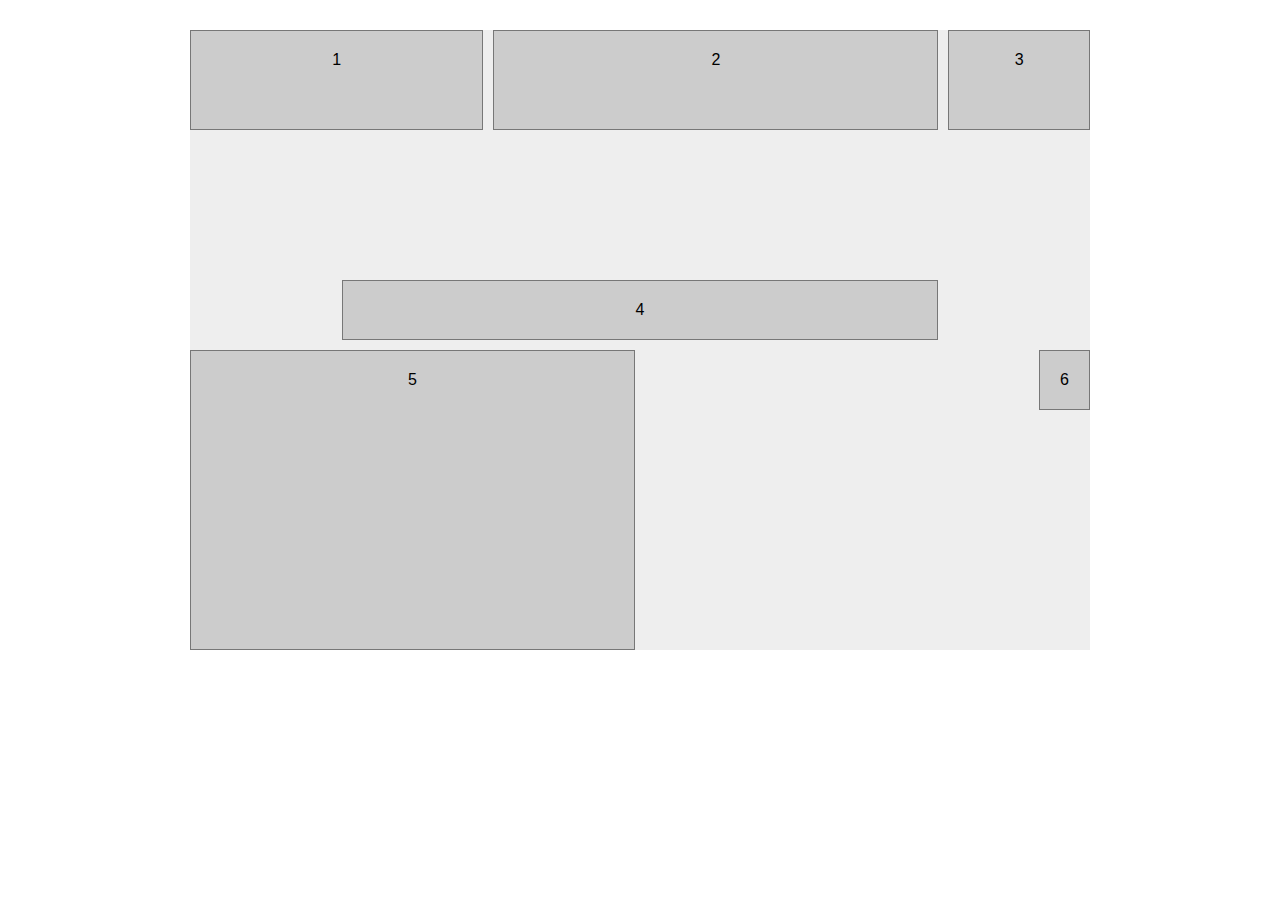
<file: 1-basic/index.html>
<!DOCTYPE html>
<html lang="en">
<head>
    <meta charset="UTF-8">
    <meta name="viewport" content="width=device-width, initial-scale=1.0">
    <link rel="stylesheet" href="style.css">
    <title>Document</title>
</head>
<body>
    <div class="grid-container">
        <div>1</div>
        <div>2</div>
        <div>3</div>
        <div>4</div>
        <div>5</div>
        <div>6</div>
    </div>
</body>
</html>
</file>
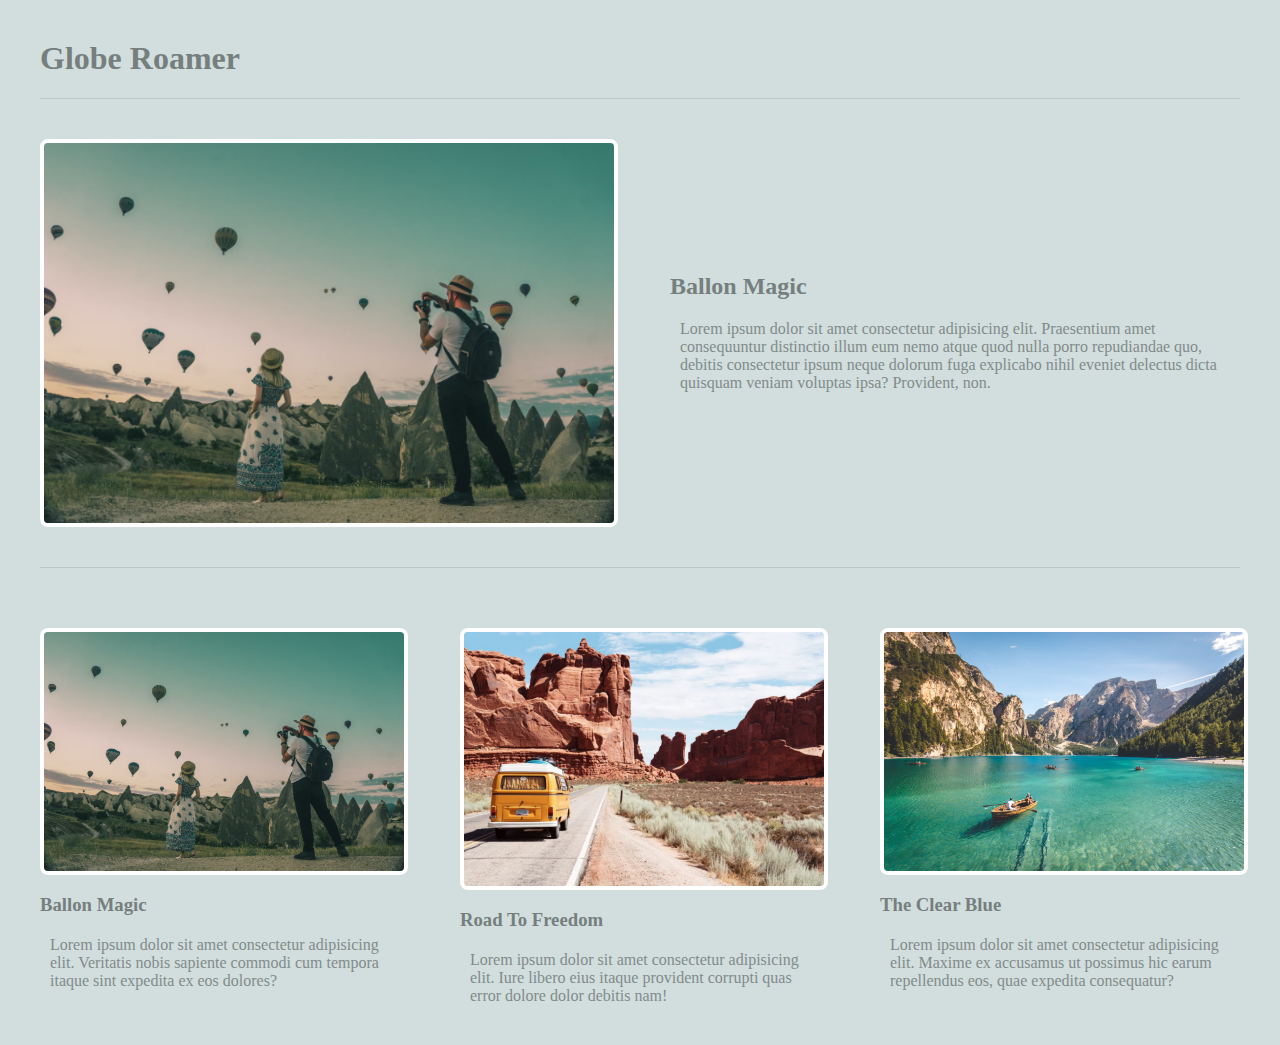
<file: 2 - multi-column/index.html>
<html lang="en">
  <head>
    <meta charset="UTF-8" />
    <meta http-equiv="X-UA-Compatible" content="IE=edge" />
    <meta name="viewport" content="width=device-width, initial-scale=1.0" />
    <title>Multi Column Blog Layout</title>
    <link rel="stylesheet" href="styles.css" />
  </head>
  <body>
    <header>
      <h1>Globe Roamer</h1>
    </header>
    <main class="grid-container">
      <article class="featured">
        <img src="./img/1.png" alt="feutured image" />
        <div>
          <h2>Ballon Magic</h2>
          <p>
            Lorem ipsum dolor sit amet consectetur adipisicing elit. Praesentium
            amet consequuntur distinctio illum eum nemo atque quod nulla porro
            repudiandae quo, debitis consectetur ipsum neque dolorum fuga
            explicabo nihil eveniet delectus dicta quisquam veniam voluptas
            ipsa? Provident, non.
          </p>
        </div>
      </article>
      <article>
        <img src="./img/1.png" alt="" />
        <div>
          <h3>Ballon Magic</h3>
          <p>
            Lorem ipsum dolor sit amet consectetur adipisicing elit. Veritatis
            nobis sapiente commodi cum tempora itaque sint expedita ex eos
            dolores?
          </p>
        </div>
      </article>
      <article>
        <img src="./img/2.png" alt="" />
        <h3>Road To Freedom</h3>
        <p>
          Lorem ipsum dolor sit amet consectetur adipisicing elit. Iure libero
          eius itaque provident corrupti quas error dolore dolor debitis nam!
        </p>
      </article>
      <article>
        <img src="./img/3.png" alt="" />
        <h3>The Clear Blue</h3>
        <p>
          Lorem ipsum dolor sit amet consectetur adipisicing elit. Maxime ex
          accusamus ut possimus hic earum repellendus eos, quae expedita
          consequatur?
        </p>
      </article>
    </main>
  </body>
</html>
</file>
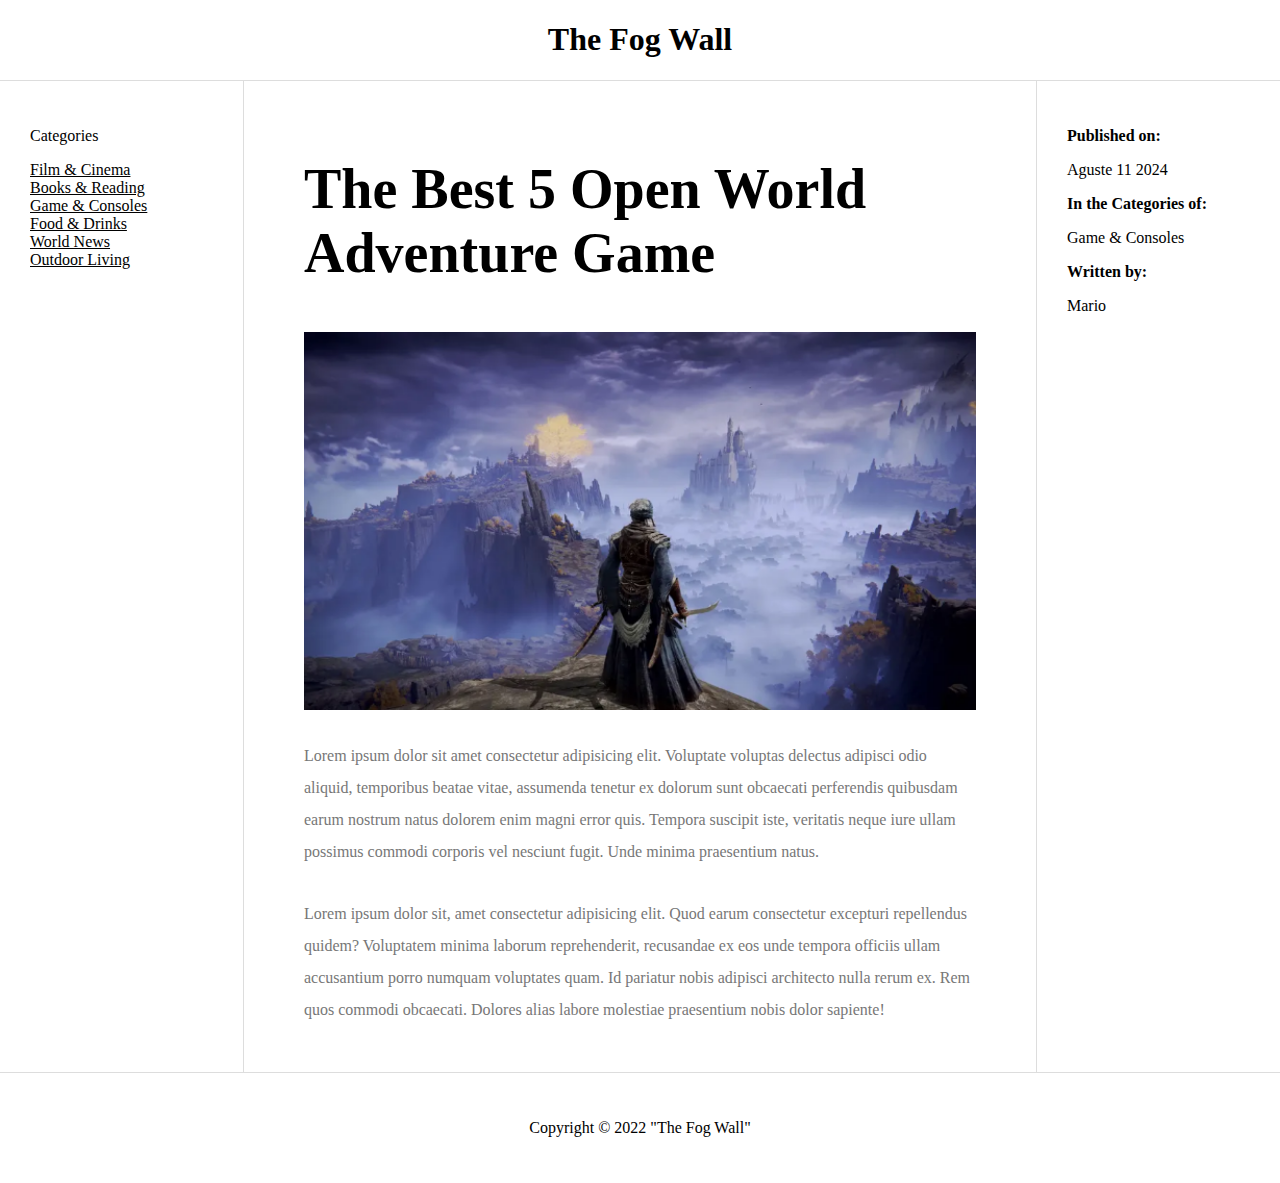
<file: 3 - holy-grail/index.html>
<html lang="en">
  <head>
    <meta charset="UTF-8" />
    <meta http-equiv="X-UA-Compatible" content="IE=edge" />
    <meta name="viewport" content="width=device-width, initial-scale=1.0" />
    <title>Holy Grail Layout</title>
    <link rel="stylesheet" href="styles.css" />
  </head>
  <body>
    <div class="grid-container">
      <header>
        <h1>The Fog Wall</h1>
      </header>
      <nav>
        <p>Categories</p>
        <li>Film & Cinema</li>
        <li>Books & Reading</li>
        <li>Game & Consoles</li>
        <li>Food & Drinks</li>
        <li>World News</li>
        <li>Outdoor Living</li>
      </nav>
      <article>
        <h2>The Best 5 Open World Adventure Game</h2>
        <img src="img/banner.png" alt="article banner" />
        <p>
          Lorem ipsum dolor sit amet consectetur adipisicing elit. Voluptate
          voluptas delectus adipisci odio aliquid, temporibus beatae vitae,
          assumenda tenetur ex dolorum sunt obcaecati perferendis quibusdam
          earum nostrum natus dolorem enim magni error quis. Tempora suscipit
          iste, veritatis neque iure ullam possimus commodi corporis vel
          nesciunt fugit. Unde minima praesentium natus.
        </p>
        <p>
          Lorem ipsum dolor sit, amet consectetur adipisicing elit. Quod earum
          consectetur excepturi repellendus quidem? Voluptatem minima laborum
          reprehenderit, recusandae ex eos unde tempora officiis ullam
          accusantium porro numquam voluptates quam. Id pariatur nobis adipisci
          architecto nulla rerum ex. Rem quos commodi obcaecati. Dolores alias
          labore molestiae praesentium nobis dolor sapiente!
        </p>
      </article>
      <aside>
        <ul>
          <li>
            <p><strong>Published on:</strong></p>
            <p>Aguste 11 2024</p>
          </li>
        </ul>
        <ul>
          <li>
            <p><strong>In the Categories of:</strong></p>
            <p>Game & Consoles</p>
          </li>
        </ul>
        <ul>
          <li>
            <p><strong>Written by:</strong></p>
            <p>Mario</p>
          </li>
        </ul>
      </aside>
      <footer>
        <p>Copyright &copy; 2022 "The Fog Wall"</p>
      </footer>
    </div>
  </body>
</html>
</file>
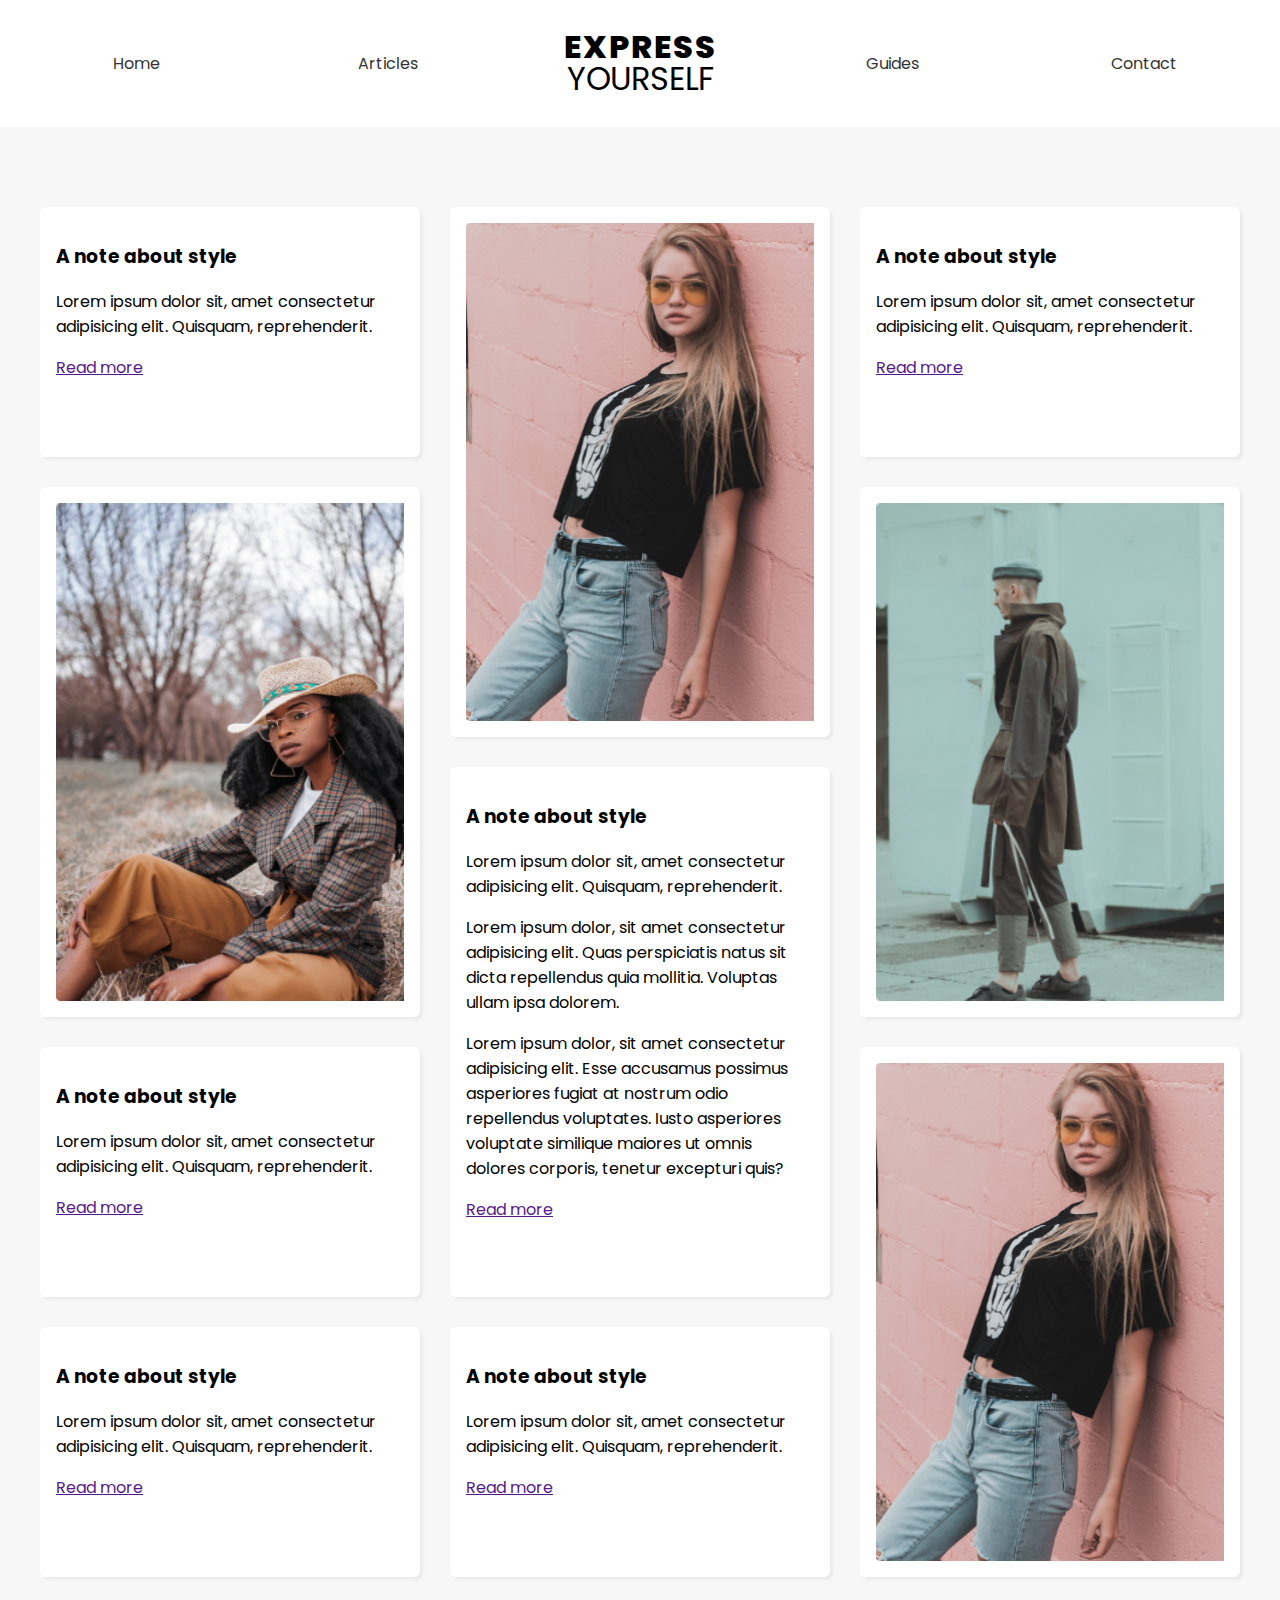
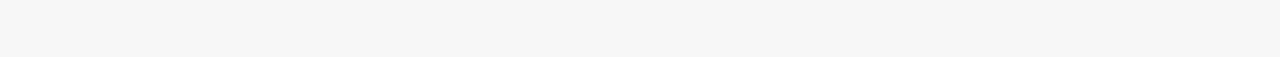
<file: 4 - masonry/index.html>
<html lang="en">
<head>
  <meta charset="UTF-8">
  <meta http-equiv="X-UA-Compatible" content="IE=edge">
  <meta name="viewport" content="width=device-width, initial-scale=1.0">
  <link rel="stylesheet" href="styles.css">
  <title>Masonry Style Layout</title>
</head>
<body>
  <header>
    <nav>
      <a href="/">Home</a>
      <a href="/">Articles</a>
      <h1>
        <div>Express</div>
        <div>Yourself</div>
      </h1>
      <a href="/">Guides</a>
      <a href="/">Contact</a>
    </nav>
  </header>
  <main>
    <div class="short">
      <h3>A note about style</h3>
      <p>Lorem ipsum dolor sit, amet consectetur adipisicing elit. Quisquam, reprehenderit.</p>
      <a href="">Read more</a>
    </div>
    <div class="tall">
      <img src="img/1.png" alt="model">
    </div>
    <div class="short">
      <h3>A note about style</h3>
      <p>Lorem ipsum dolor sit, amet consectetur adipisicing elit. Quisquam, reprehenderit.</p>
      <a href="">Read more</a>
    </div>
    <div class="tall">
      <img src="img/2.png" alt="model">
    </div>
    <div class="tall">
      <img src="img/3.png" alt="model">
    </div>
    <div class="tall">
      <h3>A note about style</h3>
      <p>Lorem ipsum dolor sit, amet consectetur adipisicing elit. Quisquam, reprehenderit.</p>
      <p>Lorem ipsum dolor, sit amet consectetur adipisicing elit. Quas perspiciatis natus sit dicta repellendus quia mollitia. Voluptas ullam ipsa dolorem.</p>
      <p>Lorem ipsum dolor, sit amet consectetur adipisicing elit. Esse accusamus possimus asperiores fugiat at nostrum odio repellendus voluptates. Iusto asperiores voluptate similique maiores ut omnis dolores corporis, tenetur excepturi quis?</p>
      <a href="">Read more</a>
    </div>
    <div class="short">
      <h3>A note about style</h3>
      <p>Lorem ipsum dolor sit, amet consectetur adipisicing elit. Quisquam, reprehenderit.</p>
      <a href="">Read more</a>
    </div>
    <div class="tall">
      <img src="img/1.png" alt="model">
    </div>
    <div class="short">
      <h3>A note about style</h3>
      <p>Lorem ipsum dolor sit, amet consectetur adipisicing elit. Quisquam, reprehenderit.</p>
      <a href="">Read more</a>
    </div>
    <div class="short">
      <h3>A note about style</h3>
      <p>Lorem ipsum dolor sit, amet consectetur adipisicing elit. Quisquam, reprehenderit.</p>
      <a href="">Read more</a>
    </div>
  </main>
</body>
</html>
</file>
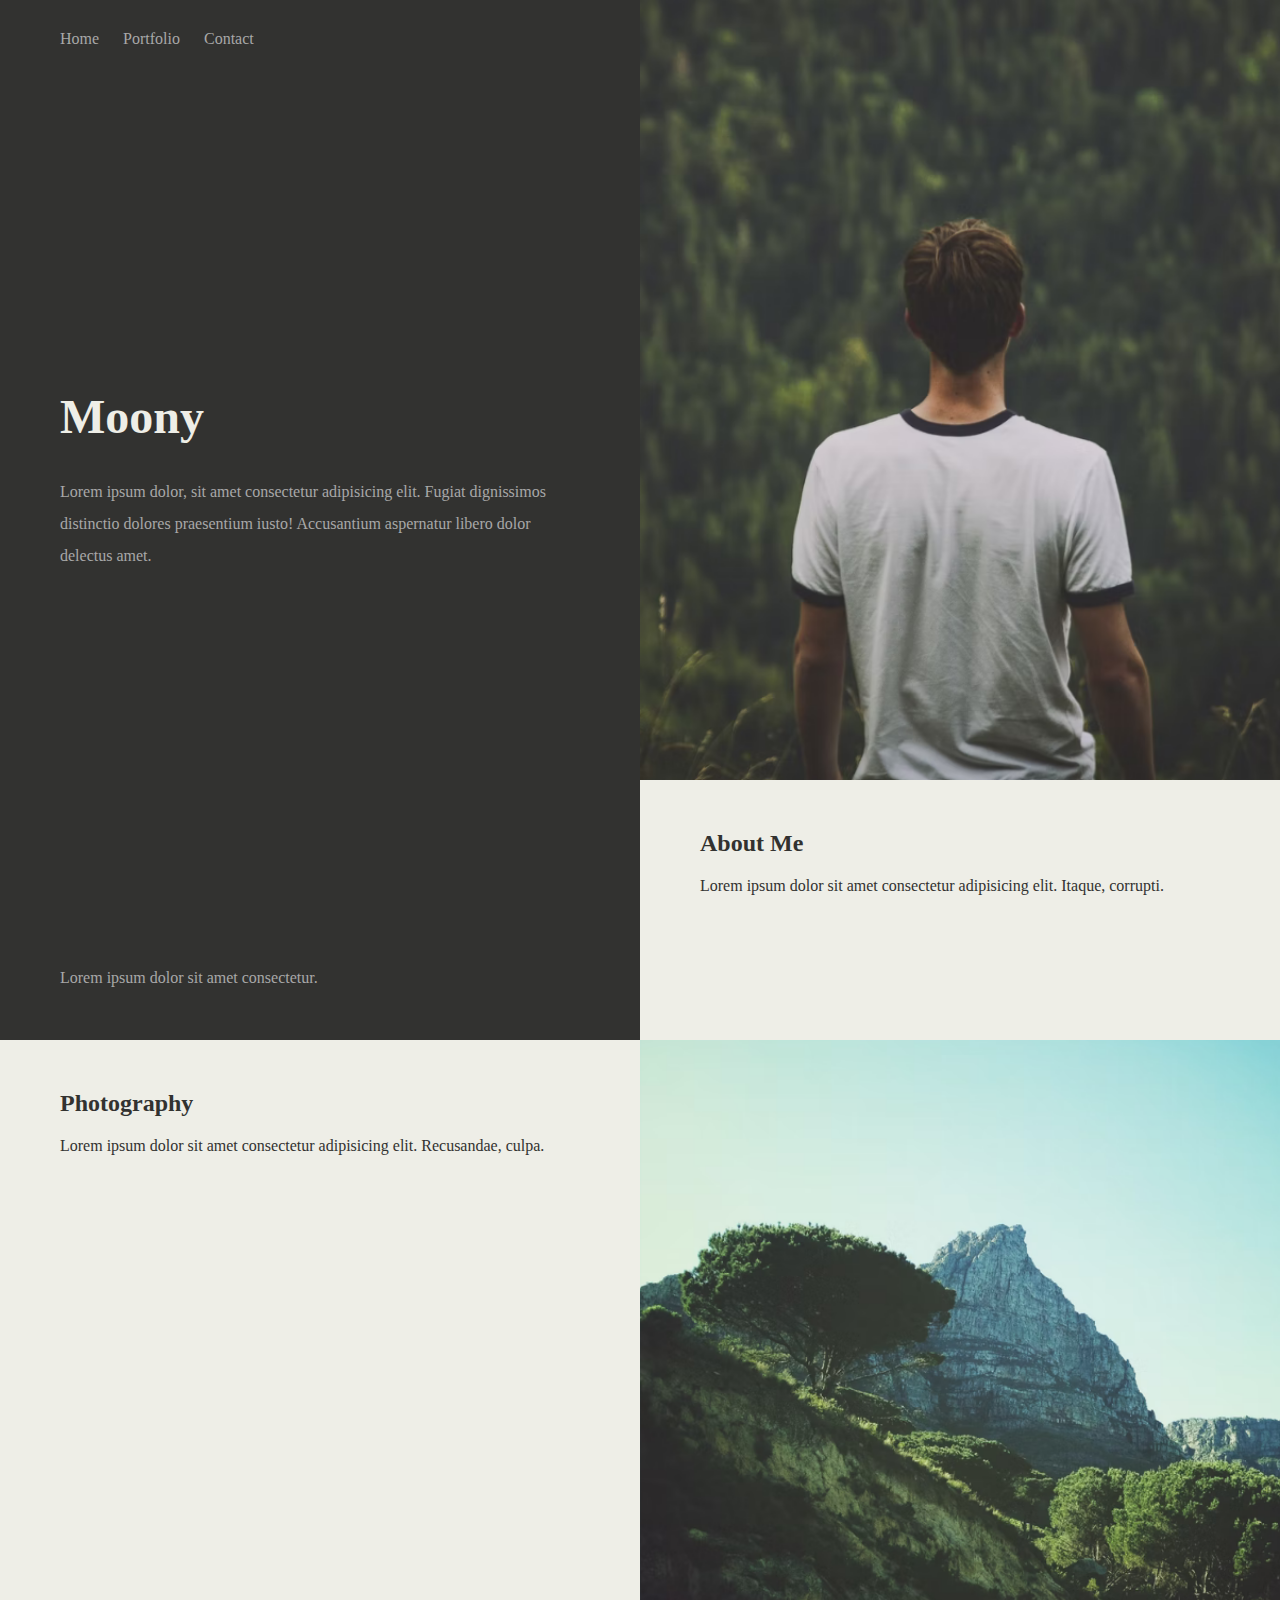
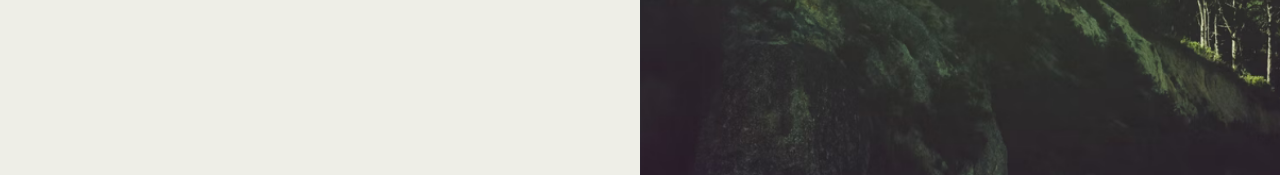
<file: 5 - portfolio/index.html>
<html lang="en">
<head>
  <meta charset="UTF-8">
  <meta http-equiv="X-UA-Compatible" content="IE=edge">
  <meta name="viewport" content="width=device-width, initial-scale=1.0">
  <title>Portfolio Full-Screen Layout</title>
  <link rel="stylesheet" href="styles.css">
</head>
<body>
  <main>
    <div class="panel welcome">
      <nav>
        <a href="">Home</a>
        <a href="">Portfolio</a>
        <a href="">Contact</a>
      </nav>
      <div>
        <h1>Moony</h1>
        <p>Lorem ipsum dolor, sit amet consectetur adipisicing elit. Fugiat dignissimos distinctio dolores praesentium iusto! Accusantium aspernatur libero dolor delectus amet.</p>
      </div>
      <footer>
        <p>Lorem ipsum dolor sit amet consectetur.</p>
      </footer>
    </div>
    <div class="panel about">
      <img src="img/1.png" alt="main pic">
      <div class="text">
        <h2>About Me</h2>
        <p>Lorem ipsum dolor sit amet consectetur adipisicing elit. Itaque, corrupti.</p>
      </div>
    </div>
    <div class="panel photos">
      <div class="text">
        <h2>Photography</h2>
        <p>Lorem ipsum dolor sit amet consectetur adipisicing elit. Recusandae, culpa.</p>
      </div>
      <img src="img/2.png" alt="landscape pic">
    </div>
  </main>
</body>
</html>
</file>
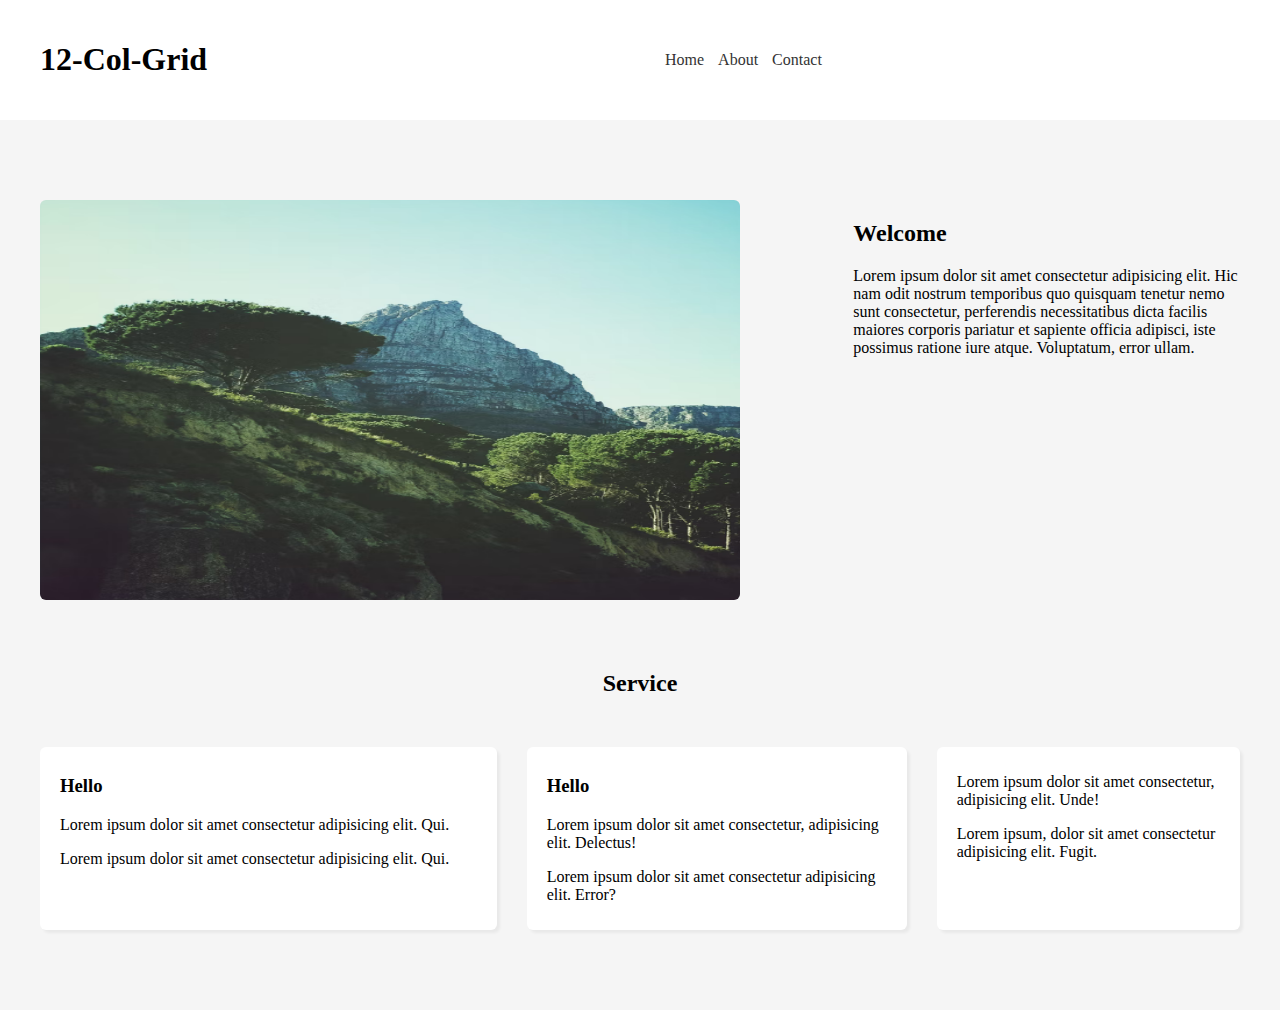
<file: 6 - twelve-col/index.html>
<html lang="en">
  <head>
    <meta charset="UTF-8" />
    <meta http-equiv="X-UA-Compatible" content="IE=edge" />
    <meta name="viewport" content="width=device-width, initial-scale=1.0" />
    <title>12-Column Grid</title>
    <link rel="stylesheet" href="styles.css" />
  </head>
  <body>
    <header class="grid">
      <h1>12-Col-Grid</h1>
      <nav>
        <a href="">Home</a>
        <a href="">About</a>
        <a href="">Contact</a>
      </nav>
    </header>
    <main class="grid">
      <img src="../5 - portfolio/img/2.png" alt="" />
      <div class="welcome">
        <h2>Welcome</h2>
        <p>
          Lorem ipsum dolor sit amet consectetur adipisicing elit. Hic nam odit
          nostrum temporibus quo quisquam tenetur nemo sunt consectetur,
          perferendis necessitatibus dicta facilis maiores corporis pariatur et
          sapiente officia adipisci, iste possimus ratione iure atque.
          Voluptatum, error ullam.
        </p>
      </div>
      <h2>Service</h2>
      <div class="card">
        <h3>Hello</h3>
        <p>Lorem ipsum dolor sit amet consectetur adipisicing elit. Qui.</p>
        <p>Lorem ipsum dolor sit amet consectetur adipisicing elit. Qui.</p>
      </div>
      <div class="card">
        <h3>Hello</h3>
        <p>Lorem ipsum dolor sit amet consectetur, adipisicing elit. Delectus!</p>
        <p>Lorem ipsum dolor sit amet consectetur adipisicing elit. Error?</p>
      </div>
      <div class="card">
        <p>Lorem ipsum dolor sit amet consectetur, adipisicing elit. Unde!</p>
        <p>Lorem ipsum, dolor sit amet consectetur adipisicing elit. Fugit.</p>
      </div>
    </main>
  </body>
</html>
</file>
<file: 1-basic/style.css>
body{
    margin: 30px;
    font-family: 'Poppins', sans-serif;
}

.grid-container{
    background: #eee;
    max-width: 900px;
    margin: 0 auto;
    display: grid;
    grid-template-columns: repeat(6, 1fr);
    grid-template-rows: 100px 200px 300px;
    gap: 10px;
    justify-items: stretch;
    align-items: stretch;
}

.grid-container div{
    background-color: #ccc;
    text-align: center;
    padding: 20px;
    border: 1px solid #777;
    
}

.grid-container > div:nth-child(1){
    grid-column: 1/3;
}

.grid-container > div:nth-child(2){
    grid-column: span 3;
}

.grid-container > div:nth-child(3){
    grid-column: span 1;
}

.grid-container > div:nth-child(4){
    grid-column: 2/6;
    align-self: end;
}

.grid-container > div:nth-child(5){
    grid-column: span 3;
}

.grid-container > div:nth-child(6){
    grid-column: span 3;
    justify-self: end;
    align-self: start;
}
</file>
<file: 2 - multi-column/styles.css>
body {
  margin: 20px;
  font-family: "Poppins";
  background: #d1dedd;
}
ul, li {
  padding: 0;
  list-style-type: none;
}
h1,h2,h3 {
  color: #767f7e;
}
p {
  color: #828b8a;
}

header {
  max-width: 1200px;
  margin: 40px auto;
  border-bottom: 1px solid #bbc7c7;
}
.grid-container {
  display: grid;
  grid-template-columns: 1fr 1fr 1fr;
  gap: 60px;
  max-width: 1200px;
  margin: 20px auto;
}
article.featured {
  grid-column: span 3;
  display: grid;
  grid-template-columns: 1fr 1fr;
  gap: 60px;
  align-items: center;
  border-bottom: 1px solid #bbc7c7;
  padding-bottom: 40px;
}
article img, article.featured img {
  width: 100%;
  border: 4px solid #fff;
  border-radius: 8px;
}
article p, .article h3 {
  margin: 20px 10px;
}

.featured{
  font-family: 'Luckiest Guy';
}

/* responsive */
@media screen and (max-width: 980px) {
  article {
    grid-column: span 3;
    display: grid;
    grid-template-columns: 1fr 1fr;
    gap: 60px;
    align-items: center;
  }
}

@media screen and (max-width: 760px) {
  article, article.featured {
    display: block;
    margin: 0 20px;
  }
}
</file>
<file: 3 - holy-grail/styles.css>
body {
  margin: 0;
  font-family: "Poppins";
}
ul, li {
  padding: 0;
  list-style-type: none;
}

.grid-container{
  display: grid;
  grid-template-columns: 1fr 3fr 1fr;
  column-gap: 30px;
}

header{
  grid-column: span 3;
  text-align: center;
  border-bottom: 1px solid #ddd;
}

nav{
  padding: 30px;
  border-right: 1px solid #ddd;
}

nav li {
  text-decoration: underline;
}

article{
  padding: 30px;
}

article h2 {
  font-size: 3.5rem;
  max-width: 800px;
}

article img {
  width: 100%;
}

article p{
  margin-top: 30px;
  line-height: 2em;
  color: #777;
}

aside{
  padding: 30px;
  border-left: 1px solid #ddd;
}

footer{
  grid-column: span 3;
  text-align: center;
  border-top: 1px solid #ddd;
  padding: 30px;
}

/* Responsive */

@media screen and (max-width: 1200px){
  nav{
    grid-column: span 3;
    border-right: 0;
    border-bottom: 1px solid #ddd;
  }

  nav li{
    display: inline-block;
    margin-right: 10px;
  }

  article{
    grid-column: span 2;
  }

  aside{
    padding: 16px;
  }
}

@media screen and (max-width: 980px){
  nav,article,aside{
    grid-column: span 3;
  }

  aside{
    border-left: 0;
    border-top: 1px solid #ddd;
  }

  article h2{
    font-size: 2.5em;
  }
}
</file>
<file: 4 - masonry/styles.css>
@import url("https://fonts.googleapis.com/css2?family=Poppins:wght@200;400;500;600;800&family=VT323&display=swap");

body {
  margin: 0;
  font-family: "Poppins";
  background: #f7f7f7;
}

header {
  background: #fff;
  padding: 10px;
}

nav {
  max-width: 1400px;
  margin: 0 auto;
  display: grid;
  grid-template-columns: repeat(5, 1fr);
  text-align: center;
  align-items: center;
}

nav a {
  text-decoration: none;
  color: #333;
}

nav h1 {
  text-transform: uppercase;
  line-height: 1em;
}

nav h1 div:first-child {
  font-weight: 800;
  letter-spacing: 1.5px;
}

nav h1 div:last-child {
  font-weight: 400;
}

main {
  max-width: 1200;
  margin: 60px auto;
  padding: 20px;
  display: grid;
  grid-template-columns: 1fr 1fr 1fr;
  grid-auto-rows: 250px;
  gap: 30px;
}

main div {
  overflow: hidden;
  background-color: #fff;
  border-radius: 6px;
  border: 16px solid #fff;
  box-shadow: 3px 3px 3px rgba(0, 0, 0, 0.05);
}

main img {
  min-width: 100%;
  height: 100%;
}

main .short {
  grid-row: span 1;
}

main .tall {
  grid-row: span 2;
}

/* Responsive */

@media screen and (max-width: 960px){
  main{
    grid-template-columns: 1fr 1fr;
  }
}

@media screen and (max-width: 620px){
  main{
    grid-template-columns: 1fr;
    max-width: 400px;
    margin: 20px auto;
  }

  nav{
    grid-template-columns: repeat(4, 1fr);
  }
  nav h1{
    grid-column: 1/ span 4;
    grid-row: 1;
  }
}
</file>
<file: 5 - portfolio/styles.css>
body {
  margin: 0;
  font-family: "Luckiest guy";
}

main {
  display: grid;
  grid-template-columns: 1.2fr 1fr 1fr;
  min-height: 100%;
}

nav {
  font-family: "Poppins";
}

.panel {
  display: grid;
  grid-template-columns: 1fr;
}

.panel .text {
  background: #eeeee7;
  color: #323230;
  padding: 30px 60px;
  font-family: "Poppins";
}

/* Welcome Panel */

.panel.welcome {
  background: #323230;
  padding: 30px 60px;
  grid-auto-rows: 1fr;
}

.panel.welcome nav a {
  color: #a8a8a8;
  text-decoration: none;
  margin-right: 20px;
}

.panel.welcome p {
  color: #a8a8a8;
  max-width: 540px;
  line-height: 2em;
}

.panel.welcome h1 {
  color: #eeeee7;
  font-size: 3em;
}

.panel.welcome footer {
  align-self: end;
  font-family: "Poppins";
}

/* About Panel */
.panel.about {
  grid-template-rows: 3fr 1fr;
  overflow: hidden;
}

.panel.about img {
  min-width: 100%;
  min-height: 100%;
}

/* Photos Panel */

.panel.photos {
  grid-template-rows: 1fr 3fr;
}

.panel.photos img {
  min-width: 100%;
  min-height: 100%;
}

/* Responsive */

@media screen and (max-width: 1400px) {
  main{
    grid-template-columns: 1fr 1fr;
  }

  .panel.photos{
    grid-column: span 2;
    grid-template-columns: 1fr 1fr;
    grid-template-rows: 1fr;
  }
}

@media screen and (max-width: 960px){
  main{
    grid-template-columns: 100%;
    grid-template-rows: 500px 400px 400px;
  }

  .panel.about{
    grid-row: 2;
    grid-template-columns: 1fr 1fr;
    grid-template-rows: 1fr;
  }

  .panel img{
    width: 100%;
  }
}

@media screen and (max-width:680px){
  main{
    grid-template-rows: 700px 600px 600px;
  }

  .panel.about, .panel.photos{
    grid-template-columns: 1fr;
    grid-column:span 1;
    grid-template-rows: 1fr 1fr;
    border-bottom: 1px solid #dcdcd0;
  }
}
</file>
<file: 6 - twelve-col/styles.css>
body {
  margin: 0;
  font-family: "Poppins";
  background: #f5f5f5;
}

.grid{
  display: grid;
  grid-template-columns: repeat(12, 1fr);
  gap: 30px;
}

header{
  padding: 20px 40px;
  background: #fff;
  align-items: center;
}

header h1{
  grid-column: span 6;
}

header nav {
  grid-column: 7/ span 6;
}

header nav a{
  color: #333;
  margin-left: 10px;
  text-decoration: none;
}

main{
  max-width: 1200px;
  margin: 60px auto;
  padding: 20px;
}

main img{
  grid-column: span 6;
  width: 700px;
  height: 400px;
  border-radius: 6px;
}

main .welcome{
  grid-column: 8 / span 5;
}

main > h2{
  grid-column: span 12;
  text-align: center;
  font-size: 1.5em;
  padding-top: 20px;
}

main .card{
  grid-column: span 4;
  background: #fff;
  padding: 10px 20px;
  border-radius: 6px;
  box-shadow: 3px 3px 3px rgba(0, 0, 0, 0.05);
}

/* Reponsive */

@media screen and (max-width:960px){
  main img{
    grid-column: 2 / span 10;
  }

  main .welcome{
    grid-column: 3/span 8;
    text-align: center;
  }

  main .card{
    grid-column:  3 / span 8;
  }
}
</file>
